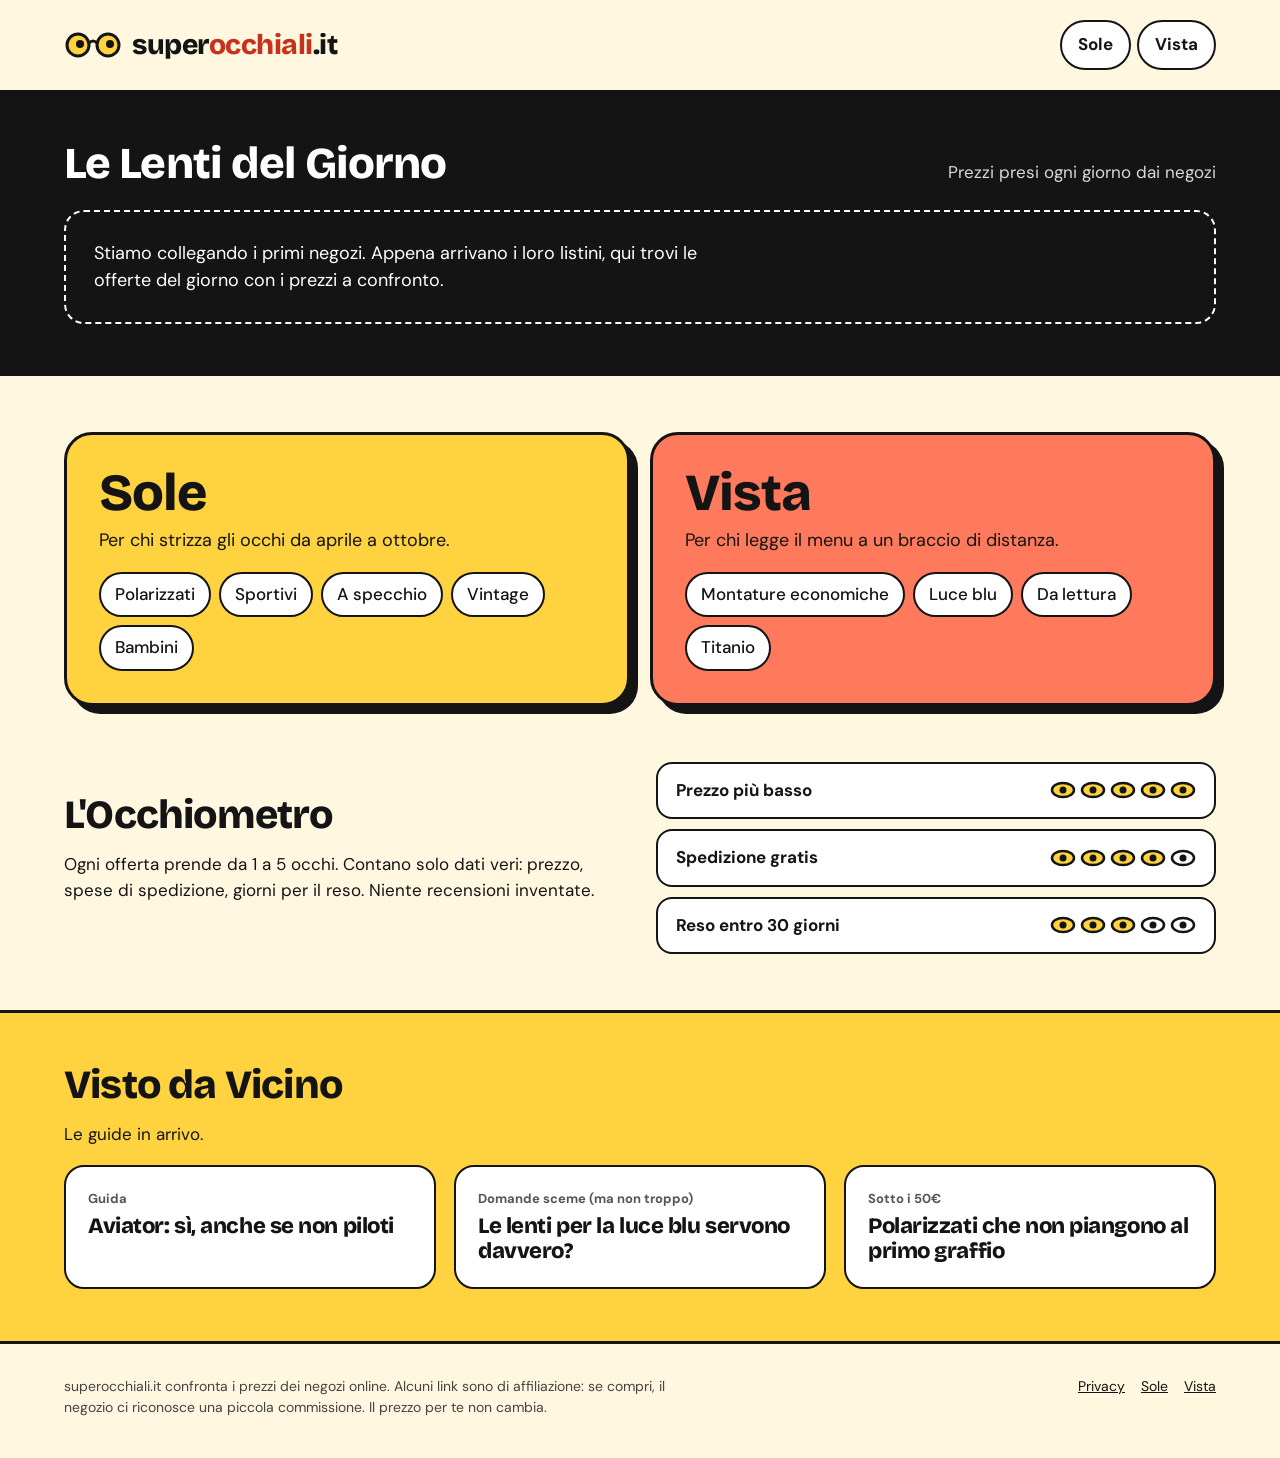
<file: index.html>
<!DOCTYPE html>
<html lang="it">
<head>
<meta charset="utf-8">
<meta http-equiv="Content-Security-Policy" content="default-src 'self'; script-src 'self'; style-src 'self' 'unsafe-inline'; font-src 'self'; img-src 'self' data: https:; connect-src 'self'; base-uri 'self'; form-action 'self'">
<meta name="referrer" content="strict-origin-when-cross-origin">
<meta name="viewport" content="width=device-width, initial-scale=1">
<meta name="google-adsense-account" content="ca-pub-1199141407956658">
<title>superocchiali.it: occhiali da sole e da vista, prezzi a confronto</title>
<meta name="description" content="Confronta i prezzi di occhiali da sole e da vista nei negozi online. Scopri le montature giuste per la forma del tuo viso.">
<link rel="canonical" href="https://superocchiali.it/">
<meta property="og:type" content="website">
<meta property="og:locale" content="it_IT">
<meta property="og:title" content="superocchiali.it: occhiali da sole e da vista, prezzi a confronto">
<meta property="og:description" content="Confronta i prezzi di occhiali da sole e da vista nei negozi online. Scopri le montature giuste per la forma del tuo viso.">
<meta property="og:url" content="https://superocchiali.it/">
<meta property="og:site_name" content="superocchiali.it">
<meta name="theme-color" content="#FFD23F">
<link rel="icon" href="/img/logo.svg" type="image/svg+xml">
<link rel="icon" href="/favicon-48.png" sizes="48x48" type="image/png">
<link rel="icon" href="/favicon-96.png" sizes="96x96" type="image/png">
<link rel="icon" href="/favicon-192.png" sizes="192x192" type="image/png">
<link rel="apple-touch-icon" href="/apple-touch-icon.png">
<link rel="manifest" href="/manifest.webmanifest">
<script src="/js/pwa.js" defer></script>
<link rel="preload" href="/fonts/bricolage.woff2" as="font" type="font/woff2" crossorigin>
<link rel="stylesheet" href="/css/style.css">
<script src="/js/app.js" defer></script>
</head>
<body>
<a class="skip" href="#main">Vai al contenuto</a>
<header class="wrap top">
<a class="logo" href="/"><svg width="58" height="28" viewBox="0 0 58 28" aria-hidden="true"><circle cx="14" cy="14" r="11" fill="#FFD23F" stroke="#141414" stroke-width="3"/><circle cx="44" cy="14" r="11" fill="#FFD23F" stroke="#141414" stroke-width="3"/><path d="M25 12 Q29 8 33 12" fill="none" stroke="#141414" stroke-width="3"/><circle cx="16" cy="13" r="4" fill="#141414"/><circle cx="46" cy="13" r="4" fill="#141414"/></svg><span>super<b>occhiali</b>.it</span></a>
<nav class="nav" aria-label="Menu principale"><a class="pill" href="/sole/">Sole</a><a class="pill" href="/vista/">Vista</a></nav>
</header>
<main id="main">
<section class="dark" aria-labelledby="lenti">
<div class="wrap">
<div class="sec-head"><h1 id="lenti">Le Lenti del Giorno</h1><p>Prezzi presi ogni giorno dai negozi</p></div>
<div id="offerte" data-reparto=""><div class="empty"><p>Stiamo collegando i primi negozi. Appena arrivano i loro listini, qui trovi le offerte del giorno con i prezzi a confronto.</p></div></div>
</div>
</section>

<section class="wrap depts" aria-label="Reparti">
<a class="dept sun" href="/sole/"><h2>Sole</h2><p>Per chi strizza gli occhi da aprile a ottobre.</p>
<span class="tags"><span class="tag">Polarizzati</span><span class="tag">Sportivi</span><span class="tag">A specchio</span><span class="tag">Vintage</span><span class="tag">Bambini</span></span></a>
<a class="dept coral" href="/vista/"><h2>Vista</h2><p>Per chi legge il menu a un braccio di distanza.</p>
<span class="tags"><span class="tag">Montature economiche</span><span class="tag">Luce blu</span><span class="tag">Da lettura</span><span class="tag">Titanio</span></span></a>
</section>

<section class="wrap split" aria-labelledby="occhiometro">
<div><h2 id="occhiometro">L'Occhiometro</h2>
<p>Ogni offerta prende da 1 a 5 occhi. Contano solo dati veri: prezzo, spese di spedizione, giorni per il reso. Niente recensioni inventate.</p></div>
<div class="meter" aria-label="Esempio di Occhiometro">
<div class="meter-row"><span>Prezzo più basso</span><span class="eyes"><svg width="26" height="18" viewBox="0 0 26 18" aria-hidden="true"><ellipse cx="13" cy="9" rx="11" ry="7" fill="#FFD23F" stroke="#141414" stroke-width="2.5"/><circle cx="13" cy="9" r="3.5" fill="#141414"/></svg><svg width="26" height="18" viewBox="0 0 26 18" aria-hidden="true"><ellipse cx="13" cy="9" rx="11" ry="7" fill="#FFD23F" stroke="#141414" stroke-width="2.5"/><circle cx="13" cy="9" r="3.5" fill="#141414"/></svg><svg width="26" height="18" viewBox="0 0 26 18" aria-hidden="true"><ellipse cx="13" cy="9" rx="11" ry="7" fill="#FFD23F" stroke="#141414" stroke-width="2.5"/><circle cx="13" cy="9" r="3.5" fill="#141414"/></svg><svg width="26" height="18" viewBox="0 0 26 18" aria-hidden="true"><ellipse cx="13" cy="9" rx="11" ry="7" fill="#FFD23F" stroke="#141414" stroke-width="2.5"/><circle cx="13" cy="9" r="3.5" fill="#141414"/></svg><svg width="26" height="18" viewBox="0 0 26 18" aria-hidden="true"><ellipse cx="13" cy="9" rx="11" ry="7" fill="#FFD23F" stroke="#141414" stroke-width="2.5"/><circle cx="13" cy="9" r="3.5" fill="#141414"/></svg></span></div>
<div class="meter-row"><span>Spedizione gratis</span><span class="eyes"><svg width="26" height="18" viewBox="0 0 26 18" aria-hidden="true"><ellipse cx="13" cy="9" rx="11" ry="7" fill="#FFD23F" stroke="#141414" stroke-width="2.5"/><circle cx="13" cy="9" r="3.5" fill="#141414"/></svg><svg width="26" height="18" viewBox="0 0 26 18" aria-hidden="true"><ellipse cx="13" cy="9" rx="11" ry="7" fill="#FFD23F" stroke="#141414" stroke-width="2.5"/><circle cx="13" cy="9" r="3.5" fill="#141414"/></svg><svg width="26" height="18" viewBox="0 0 26 18" aria-hidden="true"><ellipse cx="13" cy="9" rx="11" ry="7" fill="#FFD23F" stroke="#141414" stroke-width="2.5"/><circle cx="13" cy="9" r="3.5" fill="#141414"/></svg><svg width="26" height="18" viewBox="0 0 26 18" aria-hidden="true"><ellipse cx="13" cy="9" rx="11" ry="7" fill="#FFD23F" stroke="#141414" stroke-width="2.5"/><circle cx="13" cy="9" r="3.5" fill="#141414"/></svg><svg width="26" height="18" viewBox="0 0 26 18" aria-hidden="true"><ellipse cx="13" cy="9" rx="11" ry="7" fill="#fff" stroke="#141414" stroke-width="2.5"/><circle cx="13" cy="9" r="3.5" fill="#141414"/></svg></span></div>
<div class="meter-row"><span>Reso entro 30 giorni</span><span class="eyes"><svg width="26" height="18" viewBox="0 0 26 18" aria-hidden="true"><ellipse cx="13" cy="9" rx="11" ry="7" fill="#FFD23F" stroke="#141414" stroke-width="2.5"/><circle cx="13" cy="9" r="3.5" fill="#141414"/></svg><svg width="26" height="18" viewBox="0 0 26 18" aria-hidden="true"><ellipse cx="13" cy="9" rx="11" ry="7" fill="#FFD23F" stroke="#141414" stroke-width="2.5"/><circle cx="13" cy="9" r="3.5" fill="#141414"/></svg><svg width="26" height="18" viewBox="0 0 26 18" aria-hidden="true"><ellipse cx="13" cy="9" rx="11" ry="7" fill="#FFD23F" stroke="#141414" stroke-width="2.5"/><circle cx="13" cy="9" r="3.5" fill="#141414"/></svg><svg width="26" height="18" viewBox="0 0 26 18" aria-hidden="true"><ellipse cx="13" cy="9" rx="11" ry="7" fill="#fff" stroke="#141414" stroke-width="2.5"/><circle cx="13" cy="9" r="3.5" fill="#141414"/></svg><svg width="26" height="18" viewBox="0 0 26 18" aria-hidden="true"><ellipse cx="13" cy="9" rx="11" ry="7" fill="#fff" stroke="#141414" stroke-width="2.5"/><circle cx="13" cy="9" r="3.5" fill="#141414"/></svg></span></div>
</div>
</section>

<section class="band" aria-labelledby="vicino">
<div class="wrap">
<h2 id="vicino">Visto da Vicino</h2>
<p>Le guide in arrivo.</p>
<div class="grid">
<div class="note"><p class="kind">Guida</p><h3>Aviator: sì, anche se non piloti</h3></div>
<div class="note"><p class="kind">Domande sceme (ma non troppo)</p><h3>Le lenti per la luce blu servono davvero?</h3></div>
<div class="note"><p class="kind">Sotto i 50€</p><h3>Polarizzati che non piangono al primo graffio</h3></div>
</div>
</div>
</section>
</main>
<footer class="wrap foot">
<p>superocchiali.it confronta i prezzi dei negozi online. Alcuni link sono di affiliazione: se compri, il negozio ci riconosce una piccola commissione. Il prezzo per te non cambia.</p>
<nav aria-label="Pie di pagina"><a href="/privacy/">Privacy</a><a href="/sole/">Sole</a><a href="/vista/">Vista</a></nav>
</footer>
</body>
</html>
</file>
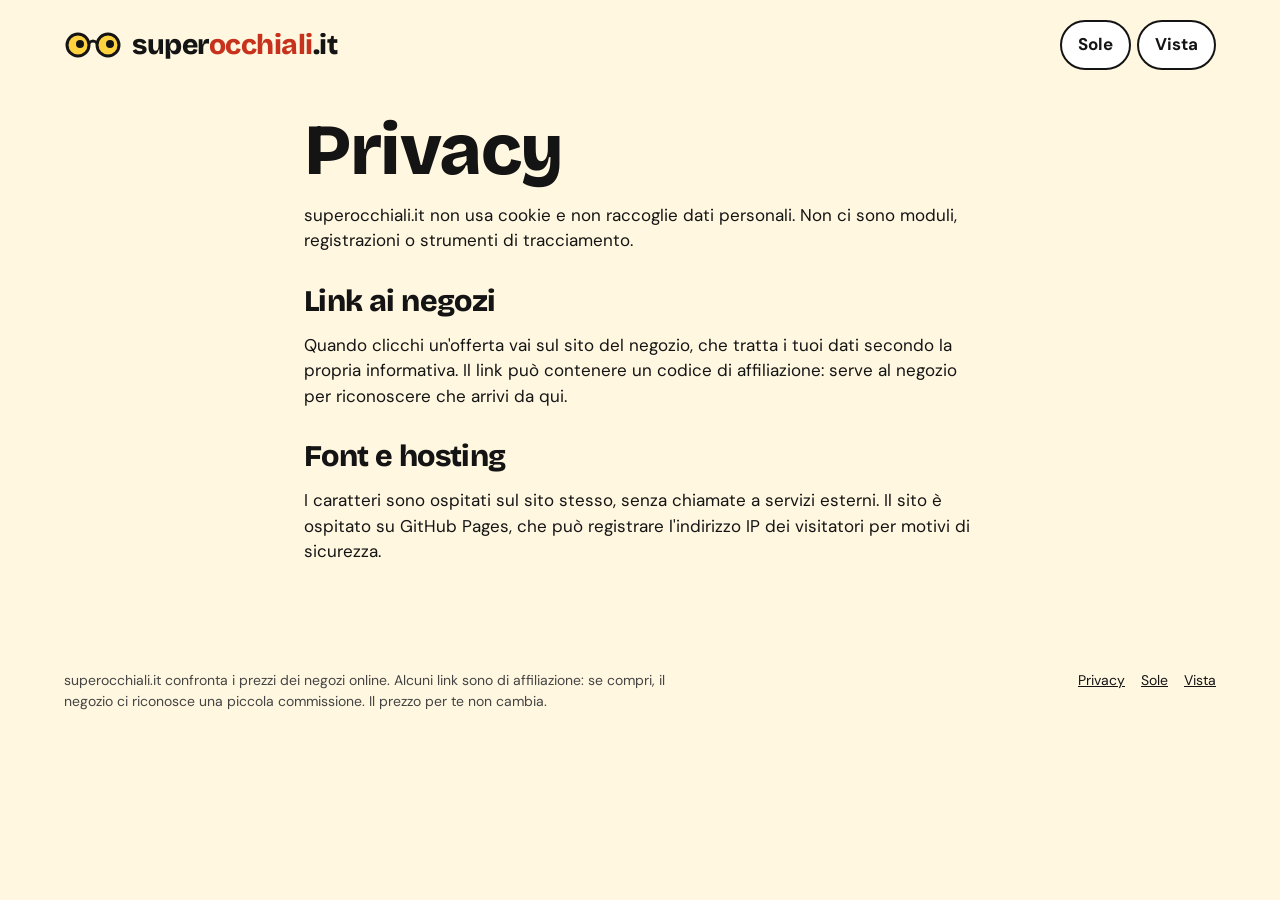
<file: privacy/index.html>
<!DOCTYPE html>
<html lang="it">
<head>
<meta charset="utf-8">
<meta http-equiv="Content-Security-Policy" content="default-src 'self'; script-src 'self'; style-src 'self' 'unsafe-inline'; font-src 'self'; img-src 'self' data: https:; connect-src 'self'; base-uri 'self'; form-action 'self'">
<meta name="referrer" content="strict-origin-when-cross-origin">
<meta name="viewport" content="width=device-width, initial-scale=1">
<meta name="google-adsense-account" content="ca-pub-1199141407956658">
<title>Privacy | superocchiali.it</title>
<meta name="description" content="Informativa privacy di superocchiali.it: niente cookie, niente dati personali.">
<link rel="canonical" href="https://superocchiali.it/privacy/">
<meta property="og:type" content="website">
<meta property="og:locale" content="it_IT">
<meta property="og:title" content="Privacy | superocchiali.it">
<meta property="og:description" content="Informativa privacy di superocchiali.it: niente cookie, niente dati personali.">
<meta property="og:url" content="https://superocchiali.it/privacy/">
<meta property="og:site_name" content="superocchiali.it">
<meta name="theme-color" content="#FFD23F">
<link rel="icon" href="/img/logo.svg" type="image/svg+xml">
<link rel="icon" href="/favicon-48.png" sizes="48x48" type="image/png">
<link rel="icon" href="/favicon-96.png" sizes="96x96" type="image/png">
<link rel="icon" href="/favicon-192.png" sizes="192x192" type="image/png">
<link rel="apple-touch-icon" href="/apple-touch-icon.png">
<link rel="manifest" href="/manifest.webmanifest">
<script src="/js/pwa.js" defer></script>
<link rel="preload" href="/fonts/bricolage.woff2" as="font" type="font/woff2" crossorigin>
<link rel="stylesheet" href="/css/style.css">
<script src="/js/app.js" defer></script>
</head>
<body>
<a class="skip" href="#main">Vai al contenuto</a>
<header class="wrap top">
<a class="logo" href="/"><svg width="58" height="28" viewBox="0 0 58 28" aria-hidden="true"><circle cx="14" cy="14" r="11" fill="#FFD23F" stroke="#141414" stroke-width="3"/><circle cx="44" cy="14" r="11" fill="#FFD23F" stroke="#141414" stroke-width="3"/><path d="M25 12 Q29 8 33 12" fill="none" stroke="#141414" stroke-width="3"/><circle cx="16" cy="13" r="4" fill="#141414"/><circle cx="46" cy="13" r="4" fill="#141414"/></svg><span>super<b>occhiali</b>.it</span></a>
<nav class="nav" aria-label="Menu principale"><a class="pill" href="/sole/">Sole</a><a class="pill" href="/vista/">Vista</a></nav>
</header>
<main id="main">
<section class="wrap prose page-hero">
<h1>Privacy</h1>
<p>superocchiali.it non usa cookie e non raccoglie dati personali. Non ci sono moduli, registrazioni o strumenti di tracciamento.</p>
<h2>Link ai negozi</h2>
<p>Quando clicchi un'offerta vai sul sito del negozio, che tratta i tuoi dati secondo la propria informativa. Il link può contenere un codice di affiliazione: serve al negozio per riconoscere che arrivi da qui.</p>
<h2>Font e hosting</h2>
<p>I caratteri sono ospitati sul sito stesso, senza chiamate a servizi esterni. Il sito è ospitato su GitHub Pages, che può registrare l'indirizzo IP dei visitatori per motivi di sicurezza.</p>
</section>
</main>
<footer class="wrap foot">
<p>superocchiali.it confronta i prezzi dei negozi online. Alcuni link sono di affiliazione: se compri, il negozio ci riconosce una piccola commissione. Il prezzo per te non cambia.</p>
<nav aria-label="Pie di pagina"><a href="/privacy/">Privacy</a><a href="/sole/">Sole</a><a href="/vista/">Vista</a></nav>
</footer>
</body>
</html>
</file>
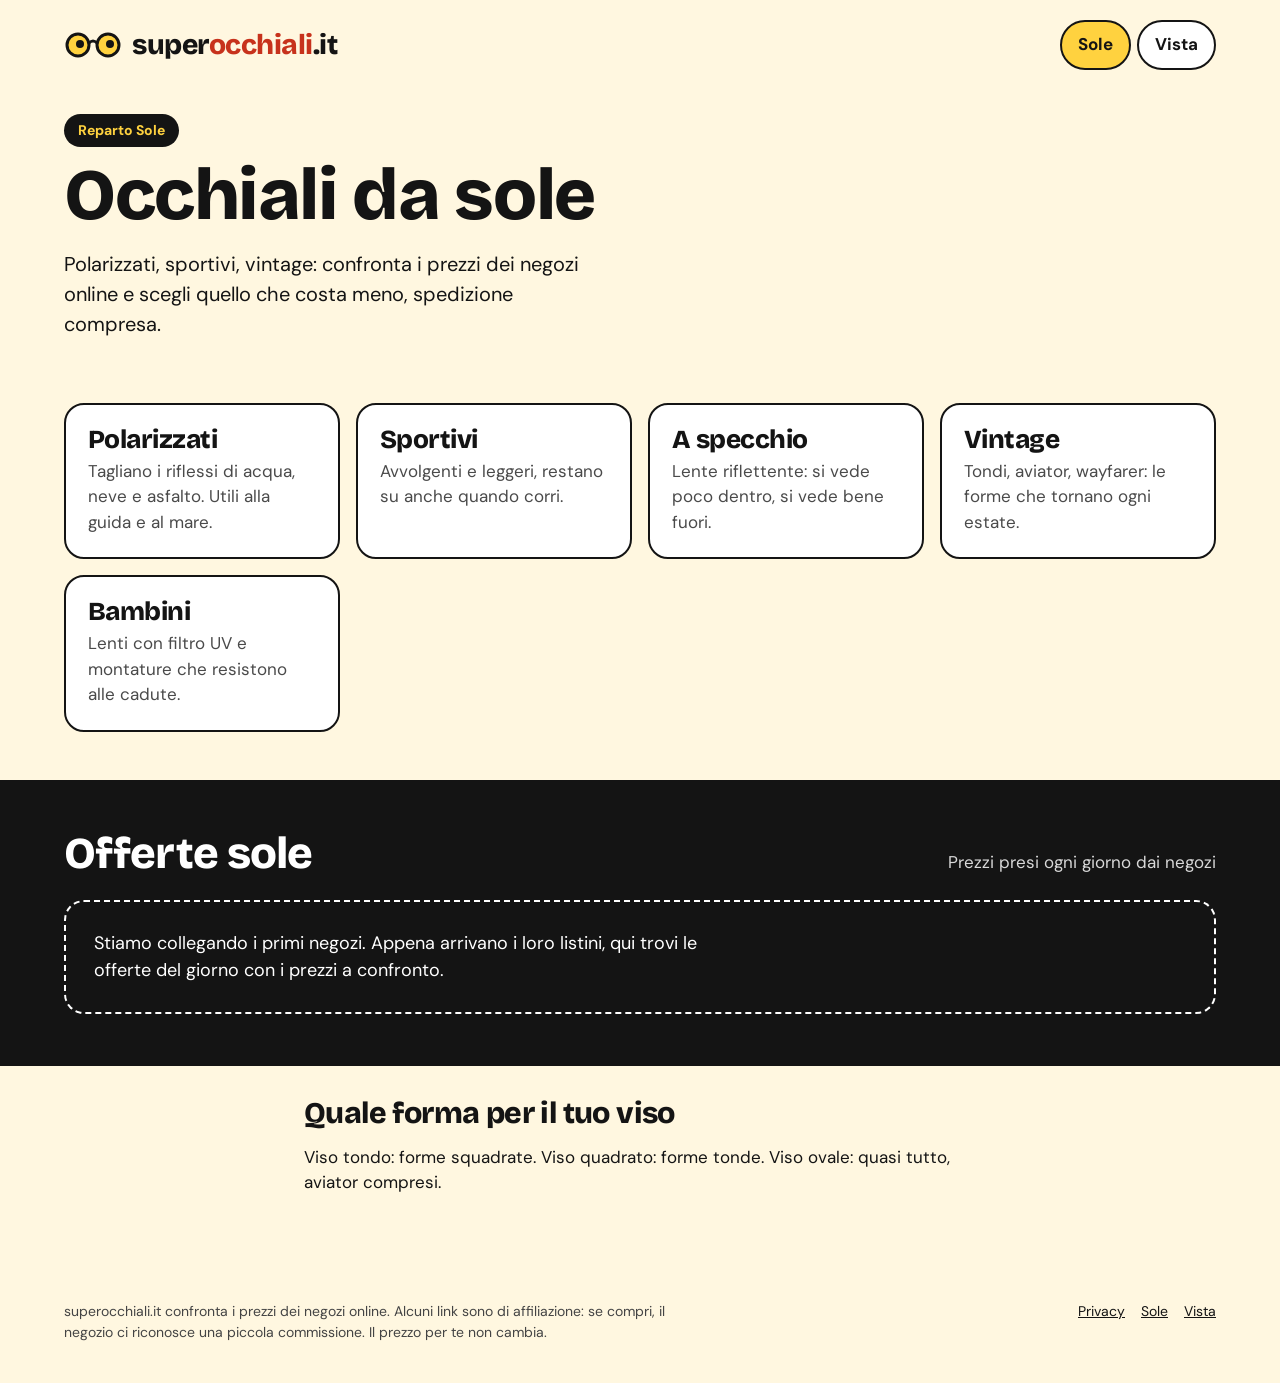
<file: sole/index.html>
<!DOCTYPE html>
<html lang="it">
<head>
<meta charset="utf-8">
<meta http-equiv="Content-Security-Policy" content="default-src 'self'; script-src 'self'; style-src 'self' 'unsafe-inline'; font-src 'self'; img-src 'self' data: https:; connect-src 'self'; base-uri 'self'; form-action 'self'">
<meta name="referrer" content="strict-origin-when-cross-origin">
<meta name="viewport" content="width=device-width, initial-scale=1">
<meta name="google-adsense-account" content="ca-pub-1199141407956658">
<title>Occhiali da sole: prezzi a confronto | superocchiali.it</title>
<meta name="description" content="Occhiali da sole polarizzati, sportivi e vintage: confronta i prezzi dei negozi online.">
<link rel="canonical" href="https://superocchiali.it/sole/">
<meta property="og:type" content="website">
<meta property="og:locale" content="it_IT">
<meta property="og:title" content="Occhiali da sole: prezzi a confronto | superocchiali.it">
<meta property="og:description" content="Occhiali da sole polarizzati, sportivi e vintage: confronta i prezzi dei negozi online.">
<meta property="og:url" content="https://superocchiali.it/sole/">
<meta property="og:site_name" content="superocchiali.it">
<meta name="theme-color" content="#FFD23F">
<link rel="icon" href="/img/logo.svg" type="image/svg+xml">
<link rel="icon" href="/favicon-48.png" sizes="48x48" type="image/png">
<link rel="icon" href="/favicon-96.png" sizes="96x96" type="image/png">
<link rel="icon" href="/favicon-192.png" sizes="192x192" type="image/png">
<link rel="apple-touch-icon" href="/apple-touch-icon.png">
<link rel="manifest" href="/manifest.webmanifest">
<script src="/js/pwa.js" defer></script>
<link rel="preload" href="/fonts/bricolage.woff2" as="font" type="font/woff2" crossorigin>
<link rel="stylesheet" href="/css/style.css">
<script src="/js/app.js" defer></script>
</head>
<body>
<a class="skip" href="#main">Vai al contenuto</a>
<header class="wrap top">
<a class="logo" href="/"><svg width="58" height="28" viewBox="0 0 58 28" aria-hidden="true"><circle cx="14" cy="14" r="11" fill="#FFD23F" stroke="#141414" stroke-width="3"/><circle cx="44" cy="14" r="11" fill="#FFD23F" stroke="#141414" stroke-width="3"/><path d="M25 12 Q29 8 33 12" fill="none" stroke="#141414" stroke-width="3"/><circle cx="16" cy="13" r="4" fill="#141414"/><circle cx="46" cy="13" r="4" fill="#141414"/></svg><span>super<b>occhiali</b>.it</span></a>
<nav class="nav" aria-label="Menu principale"><a class="pill" href="/sole/" aria-current="page">Sole</a><a class="pill" href="/vista/">Vista</a></nav>
</header>
<main id="main">
<section class="wrap page-hero">
<p class="badge">Reparto Sole</p>
<h1>Occhiali da sole</h1>
<p class="lead">Polarizzati, sportivi, vintage: confronta i prezzi dei negozi online e scegli quello che costa meno, spedizione compresa.</p>
</section>
<section class="wrap cats" aria-label="Tipi"><div class="cat"><h2>Polarizzati</h2><p>Tagliano i riflessi di acqua, neve e asfalto. Utili alla guida e al mare.</p></div><div class="cat"><h2>Sportivi</h2><p>Avvolgenti e leggeri, restano su anche quando corri.</p></div><div class="cat"><h2>A specchio</h2><p>Lente riflettente: si vede poco dentro, si vede bene fuori.</p></div><div class="cat"><h2>Vintage</h2><p>Tondi, aviator, wayfarer: le forme che tornano ogni estate.</p></div><div class="cat"><h2>Bambini</h2><p>Lenti con filtro UV e montature che resistono alle cadute.</p></div></section>
<section class="dark" aria-labelledby="lenti">
<div class="wrap">
<div class="sec-head"><h2 id="lenti">Offerte sole</h2><p>Prezzi presi ogni giorno dai negozi</p></div>
<div id="offerte" data-reparto="sole"><div class="empty"><p>Stiamo collegando i primi negozi. Appena arrivano i loro listini, qui trovi le offerte del giorno con i prezzi a confronto.</p></div></div>
</div>
</section>
<section class="wrap prose">
<h2>Quale forma per il tuo viso</h2>
<p>Viso tondo: forme squadrate. Viso quadrato: forme tonde. Viso ovale: quasi tutto, aviator compresi.</p>
</section>
</main>
<footer class="wrap foot">
<p>superocchiali.it confronta i prezzi dei negozi online. Alcuni link sono di affiliazione: se compri, il negozio ci riconosce una piccola commissione. Il prezzo per te non cambia.</p>
<nav aria-label="Pie di pagina"><a href="/privacy/">Privacy</a><a href="/sole/">Sole</a><a href="/vista/">Vista</a></nav>
</footer>
</body>
</html>
</file>
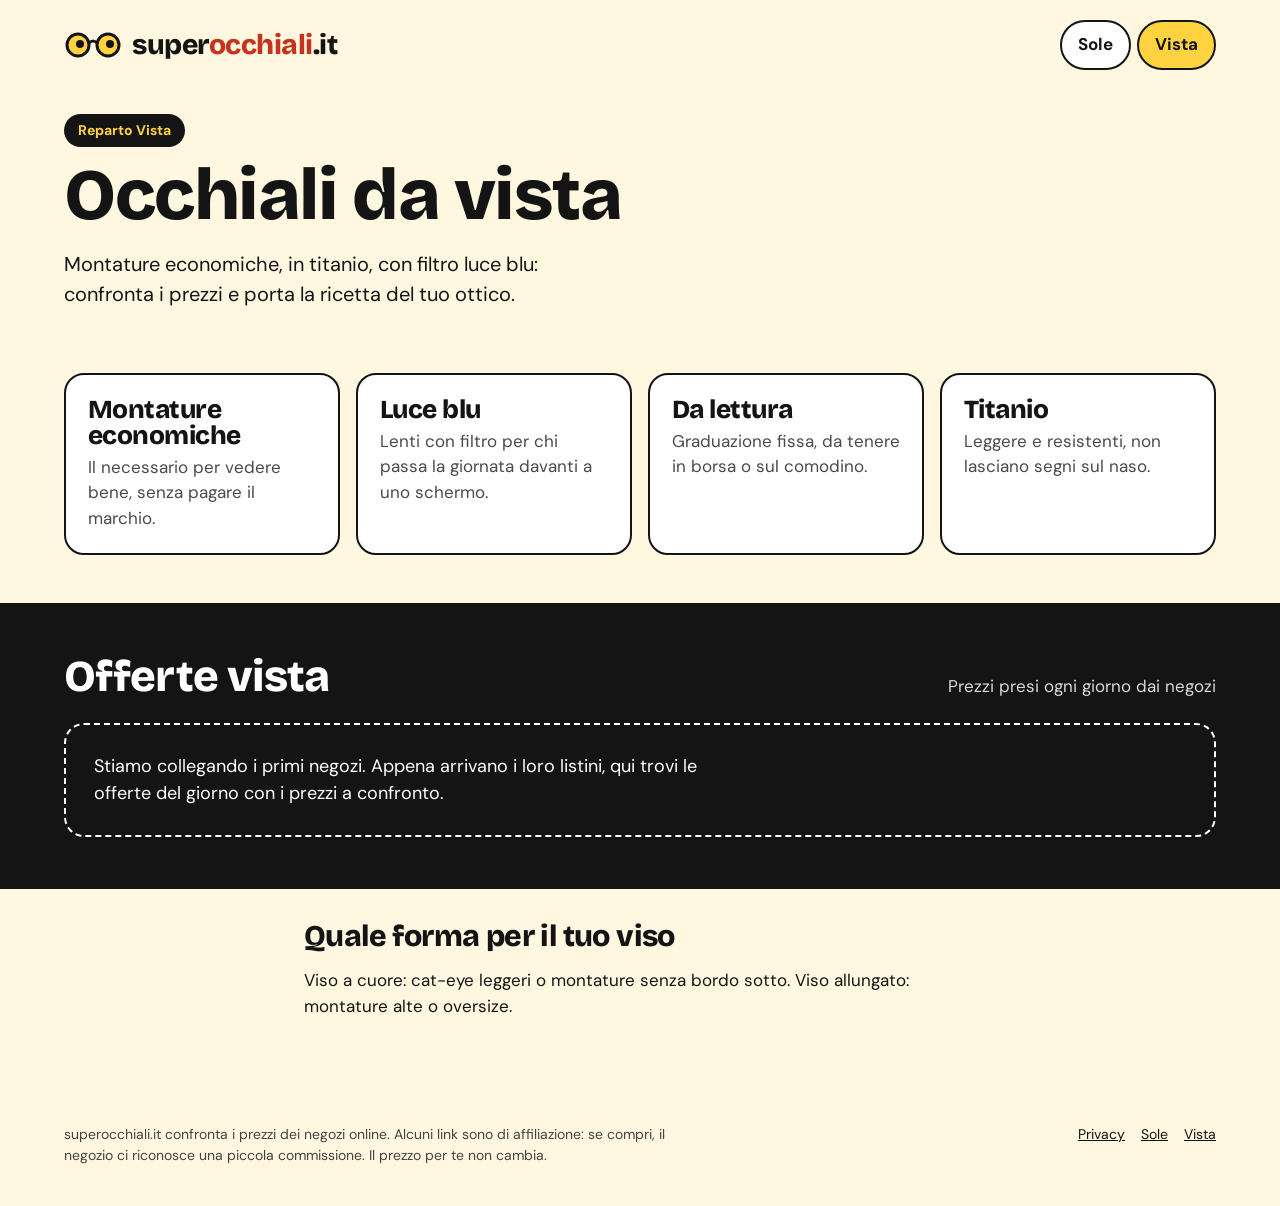
<file: vista/index.html>
<!DOCTYPE html>
<html lang="it">
<head>
<meta charset="utf-8">
<meta http-equiv="Content-Security-Policy" content="default-src 'self'; script-src 'self'; style-src 'self' 'unsafe-inline'; font-src 'self'; img-src 'self' data: https:; connect-src 'self'; base-uri 'self'; form-action 'self'">
<meta name="referrer" content="strict-origin-when-cross-origin">
<meta name="viewport" content="width=device-width, initial-scale=1">
<meta name="google-adsense-account" content="ca-pub-1199141407956658">
<title>Occhiali da vista e montature: prezzi a confronto | superocchiali.it</title>
<meta name="description" content="Montature da vista economiche, in titanio e con filtro luce blu: confronta i prezzi dei negozi online.">
<link rel="canonical" href="https://superocchiali.it/vista/">
<meta property="og:type" content="website">
<meta property="og:locale" content="it_IT">
<meta property="og:title" content="Occhiali da vista e montature: prezzi a confronto | superocchiali.it">
<meta property="og:description" content="Montature da vista economiche, in titanio e con filtro luce blu: confronta i prezzi dei negozi online.">
<meta property="og:url" content="https://superocchiali.it/vista/">
<meta property="og:site_name" content="superocchiali.it">
<meta name="theme-color" content="#FFD23F">
<link rel="icon" href="/img/logo.svg" type="image/svg+xml">
<link rel="icon" href="/favicon-48.png" sizes="48x48" type="image/png">
<link rel="icon" href="/favicon-96.png" sizes="96x96" type="image/png">
<link rel="icon" href="/favicon-192.png" sizes="192x192" type="image/png">
<link rel="apple-touch-icon" href="/apple-touch-icon.png">
<link rel="manifest" href="/manifest.webmanifest">
<script src="/js/pwa.js" defer></script>
<link rel="preload" href="/fonts/bricolage.woff2" as="font" type="font/woff2" crossorigin>
<link rel="stylesheet" href="/css/style.css">
<script src="/js/app.js" defer></script>
</head>
<body>
<a class="skip" href="#main">Vai al contenuto</a>
<header class="wrap top">
<a class="logo" href="/"><svg width="58" height="28" viewBox="0 0 58 28" aria-hidden="true"><circle cx="14" cy="14" r="11" fill="#FFD23F" stroke="#141414" stroke-width="3"/><circle cx="44" cy="14" r="11" fill="#FFD23F" stroke="#141414" stroke-width="3"/><path d="M25 12 Q29 8 33 12" fill="none" stroke="#141414" stroke-width="3"/><circle cx="16" cy="13" r="4" fill="#141414"/><circle cx="46" cy="13" r="4" fill="#141414"/></svg><span>super<b>occhiali</b>.it</span></a>
<nav class="nav" aria-label="Menu principale"><a class="pill" href="/sole/">Sole</a><a class="pill" href="/vista/" aria-current="page">Vista</a></nav>
</header>
<main id="main">
<section class="wrap page-hero">
<p class="badge">Reparto Vista</p>
<h1>Occhiali da vista</h1>
<p class="lead">Montature economiche, in titanio, con filtro luce blu: confronta i prezzi e porta la ricetta del tuo ottico.</p>
</section>
<section class="wrap cats" aria-label="Tipi"><div class="cat"><h2>Montature economiche</h2><p>Il necessario per vedere bene, senza pagare il marchio.</p></div><div class="cat"><h2>Luce blu</h2><p>Lenti con filtro per chi passa la giornata davanti a uno schermo.</p></div><div class="cat"><h2>Da lettura</h2><p>Graduazione fissa, da tenere in borsa o sul comodino.</p></div><div class="cat"><h2>Titanio</h2><p>Leggere e resistenti, non lasciano segni sul naso.</p></div></section>
<section class="dark" aria-labelledby="lenti">
<div class="wrap">
<div class="sec-head"><h2 id="lenti">Offerte vista</h2><p>Prezzi presi ogni giorno dai negozi</p></div>
<div id="offerte" data-reparto="vista"><div class="empty"><p>Stiamo collegando i primi negozi. Appena arrivano i loro listini, qui trovi le offerte del giorno con i prezzi a confronto.</p></div></div>
</div>
</section>
<section class="wrap prose">
<h2>Quale forma per il tuo viso</h2>
<p>Viso a cuore: cat-eye leggeri o montature senza bordo sotto. Viso allungato: montature alte o oversize.</p>
</section>
</main>
<footer class="wrap foot">
<p>superocchiali.it confronta i prezzi dei negozi online. Alcuni link sono di affiliazione: se compri, il negozio ci riconosce una piccola commissione. Il prezzo per te non cambia.</p>
<nav aria-label="Pie di pagina"><a href="/privacy/">Privacy</a><a href="/sole/">Sole</a><a href="/vista/">Vista</a></nav>
</footer>
</body>
</html>
</file>
<file: css/style.css>
@font-face{font-family:"Bricolage";src:url(/fonts/bricolage.woff2) format("woff2");font-weight:200 800;font-display:swap}
@font-face{font-family:"DM Sans";src:url(/fonts/dm-sans-400.woff2) format("woff2");font-weight:400;font-display:swap}
@font-face{font-family:"DM Sans";src:url(/fonts/dm-sans-500.woff2) format("woff2");font-weight:500;font-display:swap}
@font-face{font-family:"DM Sans";src:url(/fonts/dm-sans-700.woff2) format("woff2");font-weight:700;font-display:swap}

:root{--ink:#141414;--cream:#FFF7E0;--sun:#FFD23F;--coral:#FF7A5C;--coral-dark:#C7321C;--lilac:#E3D5FF;--mint:#BDEBD4;--peach:#FFC2B0;--muted:#4a4a4a}
*{box-sizing:border-box}
html{scroll-behavior:smooth}
body{margin:0;background:var(--cream);color:var(--ink);font:400 17px/1.5 "DM Sans",system-ui,sans-serif}
a{color:var(--ink)}a:hover{color:var(--coral-dark)}
h1,h2,h3,.display{font-family:"Bricolage",system-ui,sans-serif;font-weight:800;letter-spacing:-.02em;line-height:1}
img,svg{max-width:100%}
.wrap{max-width:1200px;margin:0 auto;padding:0 24px}
.skip{position:absolute;left:-999px}.skip:focus{left:12px;top:12px;background:#fff;padding:8px 12px;border:2px solid var(--ink);z-index:9}
:focus-visible{outline:3px solid var(--coral-dark);outline-offset:3px}

/* header */
.top{display:flex;flex-wrap:wrap;align-items:center;justify-content:space-between;gap:16px;padding-top:20px;padding-bottom:20px}
.logo{display:flex;align-items:center;gap:10px;text-decoration:none;font:800 28px/1 "Bricolage",sans-serif;letter-spacing:-.5px}
.logo b{color:var(--coral-dark);font-weight:800}
.nav{display:flex;flex-wrap:wrap;gap:6px}
.pill{display:inline-block;padding:10px 16px;border:2.5px solid var(--ink);border-radius:999px;text-decoration:none;font-weight:700;background:#fff;min-height:44px}
.pill.is-sun,.nav .pill[aria-current=page]{background:var(--sun)}
.pill:hover{color:var(--ink);transform:translate(-2px,-2px);box-shadow:3px 3px 0 var(--ink)}

/* hero */
.hero{display:flex;flex-wrap:wrap;gap:40px;align-items:center;padding-top:32px;padding-bottom:56px}
.hero-txt{flex:999 1 520px;min-width:0}
.hero-art{flex:1 1 320px;display:flex;justify-content:center}
.badge{display:inline-block;margin:0 0 12px;padding:6px 14px;background:var(--ink);color:var(--sun);border-radius:999px;font-weight:700;font-size:14px}
.hero h1{margin:0;font-size:clamp(48px,8vw,80px);line-height:.95}
.lead{margin:18px 0 24px;font-size:20px;max-width:540px}

/* face picker */
.faces{display:grid;grid-template-columns:repeat(5,minmax(0,1fr));gap:10px;max-width:600px}
.face{display:flex;flex-direction:column;align-items:center;gap:6px;padding:12px 4px;min-height:96px;border:2.5px solid var(--ink);border-radius:16px;background:#fff;color:var(--ink);font:700 14px "DM Sans",sans-serif;cursor:pointer}
.face[aria-pressed=true]{background:var(--sun);box-shadow:4px 4px 0 var(--ink);transform:translate(-2px,-2px)}
.face svg{width:44px;height:52px}
.tip{margin-top:18px;max-width:600px;padding:18px 20px;background:#fff;border:2.5px solid var(--ink);border-radius:18px;box-shadow:5px 5px 0 var(--ink)}
.tip p{margin:0 0 6px;font-weight:700}
.tip a{font-weight:700;color:var(--coral-dark)}

/* sections */
.dark{background:var(--ink);color:#fff;padding:52px 0}
.sec-head{display:flex;flex-wrap:wrap;justify-content:space-between;align-items:end;gap:12px;margin-bottom:24px}
.sec-head h1,.sec-head h2{margin:0;font-size:44px}
.sec-head p{margin:0;color:#d9d9d9}
.grid{display:grid;grid-template-columns:repeat(auto-fill,minmax(250px,1fr));gap:18px}
.card{display:block;text-decoration:none;color:var(--ink);background:#fff;border:2.5px solid var(--ink);border-radius:20px;overflow:hidden}
.card .art{height:120px;display:flex;align-items:center;justify-content:center}
.card .body{padding:16px}
.card .kind{margin:0;font-size:13px;font-weight:700;color:#555}
.card .name{margin:4px 0 10px;font:800 22px/1.1 "Bricolage",sans-serif}
.card .row{display:flex;justify-content:space-between;align-items:center;gap:8px}
.price{font-weight:800;font-size:20px}
.chip{font-size:13px;padding:4px 10px;background:var(--sun);border:2px solid var(--ink);border-radius:999px;font-weight:700}
.empty{padding:28px;border:2.5px dashed #fff;border-radius:20px;display:flex;flex-wrap:wrap;gap:20px;align-items:center}
.empty p{margin:0;max-width:640px;font-size:18px}
.empty.light{border-color:var(--ink)}

.depts{display:grid;grid-template-columns:repeat(auto-fit,minmax(300px,1fr));gap:20px;padding-top:56px;padding-bottom:56px}
.dept{display:block;text-decoration:none;padding:32px;border:3px solid var(--ink);border-radius:28px;box-shadow:8px 8px 0 var(--ink);color:var(--ink)}
.dept:hover{color:var(--ink);transform:translate(-2px,-2px);box-shadow:10px 10px 0 var(--ink)}
.dept h2{margin:0;font-size:52px}
.dept p{margin:8px 0 18px;font-size:18px}
.tags{display:flex;flex-wrap:wrap;gap:8px}
.tag{padding:8px 14px;background:#fff;border:2px solid var(--ink);border-radius:999px;font-weight:500}
.sun{background:var(--sun)}.coral{background:var(--coral)}

.split{display:flex;flex-wrap:wrap;gap:32px;align-items:center;padding-bottom:56px}
.split>div{flex:1 1 340px}
.split h2{margin:0 0 10px;font-size:40px}
.meter{display:flex;flex-direction:column;gap:10px}
.meter-row{display:flex;justify-content:space-between;align-items:center;gap:12px;padding:14px 18px;background:#fff;border:2.5px solid var(--ink);border-radius:16px;font-weight:700}
.eyes{display:flex;gap:4px}

.band{background:var(--sun);border-top:3px solid var(--ink);border-bottom:3px solid var(--ink);padding:52px 0}
.band h2{margin:0 0 8px;font-size:40px}
.band .grid{grid-template-columns:repeat(auto-fit,minmax(260px,1fr))}
.note{padding:22px;background:#fff;border:2.5px solid var(--ink);border-radius:20px}
.note .kind{margin:0 0 6px;font-size:13px;font-weight:700;color:#555}
.note h3{margin:0;font-size:22px;line-height:1.15}

/* inner pages */
.page-hero{padding-top:24px;padding-bottom:40px}
.page-hero h1{margin:0 0 12px;font-size:clamp(44px,7vw,72px)}
.cats{display:grid;grid-template-columns:repeat(auto-fit,minmax(240px,1fr));gap:16px;padding-bottom:48px}
.cat{padding:22px;background:#fff;border:2.5px solid var(--ink);border-radius:20px}
.cat h2{margin:0 0 6px;font-size:26px}
.cat p{margin:0;color:var(--muted)}
.prose{max-width:720px;padding-bottom:56px}
.prose h2{font-size:30px;margin:32px 0 8px}

.foot{display:flex;flex-wrap:wrap;justify-content:space-between;gap:16px;padding-top:32px;padding-bottom:40px;font-size:14px;color:#444}
.foot p{margin:0;max-width:640px}
.foot nav{display:flex;gap:16px;flex-wrap:wrap}

@media (max-width:560px){.faces{grid-template-columns:repeat(3,minmax(0,1fr))}.sec-head h1,.sec-head h2{font-size:36px}.dept h2{font-size:42px}}
@media (prefers-reduced-motion:reduce){*{transition:none!important;scroll-behavior:auto!important}}
</file>
